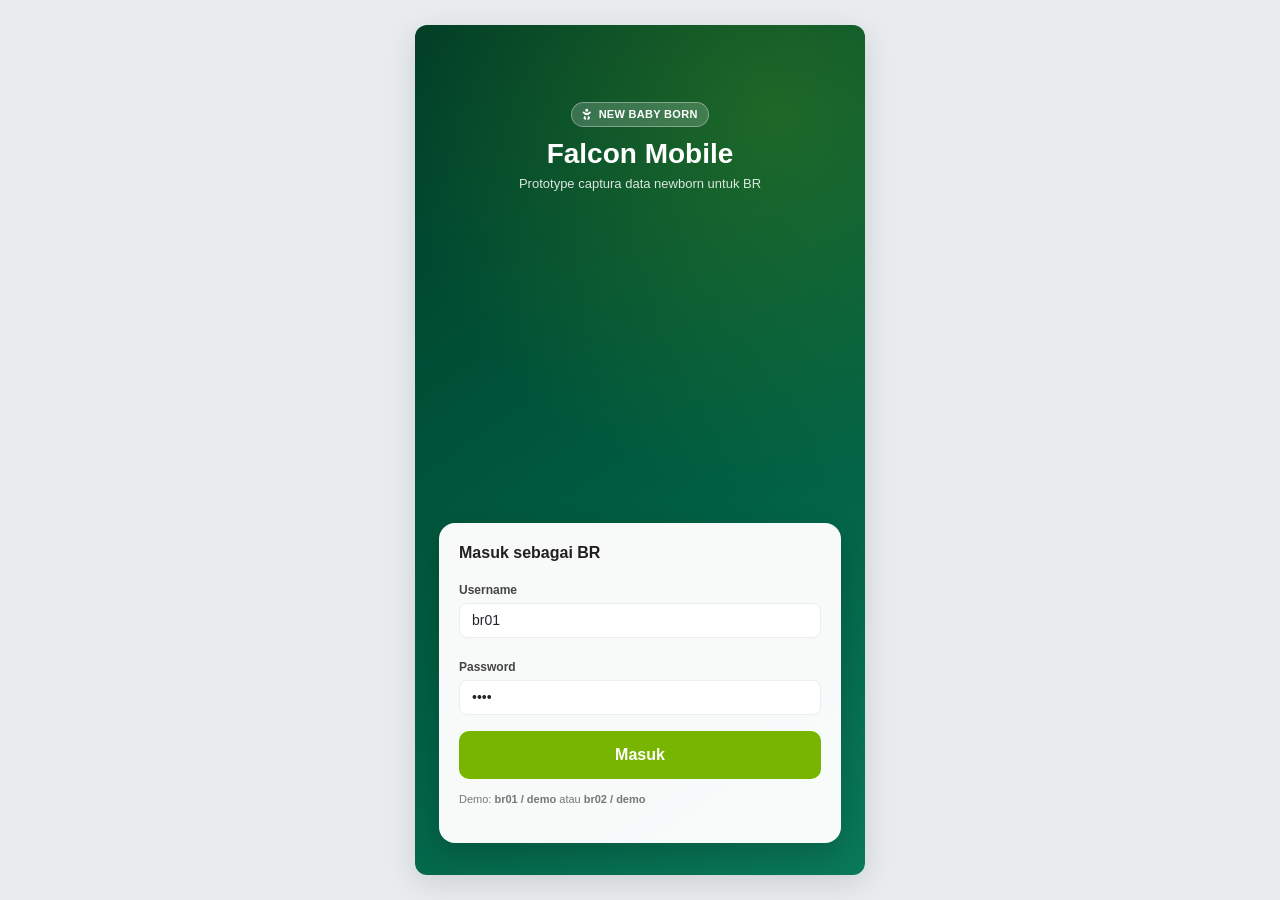
<file: index.html>
<!DOCTYPE html>
<html lang="id">
<head>
  <meta charset="utf-8"/>
  <meta http-equiv="refresh" content="0;url=/Views/Mobile/login.html"/>
  <title>New Baby Born</title>
  <script>location.replace("/Views/Mobile/login.html");</script>
</head>
<body>
  <p><a href="/Views/Mobile/login.html">Buka New Baby Born</a></p>
</body>
</html>
</file>
<file: wwwroot/css/mobile.css>
/* ======================================================
   NBB Mobile Prototype — Falcon shell + NBB accent
   Primary: #005D41 | Accent: #78B500 | NBB chip: #0B6E4F
   ====================================================== */

:root {
    --color-primary: #005D41;
    --color-primary-dark: #004d35;
    --color-accent: #78B500;
    --color-accent-hover: #659800;
    --color-bg-light: #F1F7E5;
    --color-black: #231F20;
    --color-gray: #ADA4A5;
    --color-gray-light: #F6F6F6;
    --color-border: #E9EFEF;
    --color-nbb: #128C7E;
    --color-danger: #C62828;
    --color-warn: #E65100;
    --font-primary: 'Segoe UI', -apple-system, BlinkMacSystemFont, Roboto, sans-serif;
}

* { box-sizing: border-box; margin: 0; padding: 0; }

body {
    font-family: var(--font-primary);
    background-color: #e8ecef;
    color: var(--color-black);
    display: flex;
    justify-content: center;
    align-items: center;
    min-height: 100vh;
}

.mobile-wrapper {
    width: 100%;
    max-width: 450px;
    height: 100vh;
    max-height: 850px;
    background: #fff;
    box-shadow: 0 8px 30px rgba(0, 0, 0, 0.12);
    border-radius: 12px;
    overflow: hidden;
    position: relative;
    display: flex;
    flex-direction: column;
}

@media (max-width: 480px) {
    .mobile-wrapper {
        max-width: 100%;
        max-height: 100vh;
        border-radius: 0;
        box-shadow: none;
    }
}

.mobile-content {
    flex: 1;
    overflow-y: auto;
    background: #fcfdfc;
    position: relative;
    padding-bottom: 72px;
}
.mobile-content.no-nav { padding-bottom: 16px; }
.mobile-content::-webkit-scrollbar { width: 0; }

.mobile-header {
    background: var(--color-primary);
    color: #fff;
    min-height: 56px;
    display: flex;
    align-items: center;
    justify-content: space-between;
    padding: 8px 16px;
    position: sticky;
    top: 0;
    z-index: 100;
    box-shadow: 0 2px 4px rgba(0, 0, 0, 0.08);
}
.mobile-header .title { font-size: 16px; font-weight: 600; }
.mobile-header a, .mobile-header button.linkish {
    color: #fff;
    text-decoration: none;
    background: none;
    border: none;
    font-size: 18px;
    cursor: pointer;
}

.nbb-chip {
    display: inline-flex;
    align-items: center;
    gap: 6px;
    background: rgba(255, 255, 255, 0.18);
    border: 1px solid rgba(255, 255, 255, 0.35);
    color: #fff;
    font-size: 11px;
    font-weight: 600;
    letter-spacing: 0.3px;
    padding: 3px 10px;
    border-radius: 999px;
}
.nbb-chip-dark {
    background: var(--color-bg-light);
    border: 1px solid #d5e5c8;
    color: var(--color-primary);
}

.bottom-nav {
    position: absolute;
    bottom: 0; left: 0; right: 0;
    height: 64px;
    background: #fff;
    border-top: 1px solid var(--color-border);
    display: flex;
    z-index: 200;
}
.bottom-nav a {
    flex: 1;
    display: flex;
    flex-direction: column;
    align-items: center;
    justify-content: center;
    text-decoration: none;
    color: var(--color-gray);
    font-size: 11px;
    gap: 2px;
}
.bottom-nav a i { font-size: 18px; }
.bottom-nav a.active { color: var(--color-primary); font-weight: 600; }

.btn-primary-nbb {
    background: var(--color-accent);
    border: none;
    color: #fff;
    font-weight: 600;
    border-radius: 10px;
    padding: 12px 16px;
    width: 100%;
}
.btn-primary-nbb:hover, .btn-primary-nbb:focus {
    background: var(--color-accent-hover);
    color: #fff;
}
.btn-outline-nbb {
    background: #fff;
    border: 1.5px solid var(--color-primary);
    color: var(--color-primary);
    font-weight: 600;
    border-radius: 10px;
    padding: 12px 16px;
    width: 100%;
}
.btn-ghost {
    background: transparent;
    border: none;
    color: var(--color-primary);
    font-weight: 600;
}

.card-soft {
    background: #fff;
    border: 1px solid var(--color-border);
    border-radius: 12px;
    padding: 14px 16px;
    margin-bottom: 12px;
}
.stat-row {
    display: grid;
    grid-template-columns: 1fr 1fr;
    gap: 10px;
}
.stat-box {
    background: var(--color-bg-light);
    border-radius: 12px;
    padding: 14px;
    text-align: center;
}
.stat-box .num { font-size: 22px; font-weight: 700; color: var(--color-primary); }
.stat-box .lbl { font-size: 12px; color: #666; }

.form-label { font-size: 12px; font-weight: 600; color: #444; margin-bottom: 4px; }
.form-label .req { color: var(--color-danger); }
.form-control, .form-select {
    border-radius: 8px;
    border-color: var(--color-border);
    font-size: 14px;
}
.ocr-badge {
    display: inline-block;
    font-size: 10px;
    font-weight: 700;
    background: #E3F2FD;
    color: #1565C0;
    padding: 2px 6px;
    border-radius: 4px;
    margin-left: 6px;
    vertical-align: middle;
}

.wizard-steps {
    display: flex;
    gap: 4px;
    padding: 10px 12px;
    background: #fff;
    border-bottom: 1px solid var(--color-border);
    overflow-x: auto;
}
.wizard-steps .step {
    flex: 0 0 auto;
    font-size: 11px;
    padding: 6px 10px;
    border-radius: 999px;
    background: var(--color-gray-light);
    color: #777;
    white-space: nowrap;
}
.wizard-steps .step.active {
    background: var(--color-primary);
    color: #fff;
    font-weight: 600;
}
.wizard-steps .step.done {
    background: var(--color-bg-light);
    color: var(--color-primary);
}

.photo-strip {
    display: flex;
    align-items: center;
    gap: 10px;
    padding: 8px 12px;
    background: #fff;
    border-bottom: 1px solid var(--color-border);
}
.photo-strip img {
    width: 48px;
    height: 48px;
    object-fit: cover;
    border-radius: 8px;
    border: 1px solid var(--color-border);
}

.capture-preview {
    width: 100%;
    aspect-ratio: 3/4;
    max-height: 360px;
    object-fit: cover;
    border-radius: 12px;
    background: #111;
    border: 1px dashed #ccc;
}
.capture-placeholder {
    display: flex;
    flex-direction: column;
    align-items: center;
    justify-content: center;
    gap: 8px;
    color: #888;
    background: var(--color-gray-light);
}

.status-pill {
    display: inline-block;
    font-size: 11px;
    font-weight: 700;
    padding: 3px 8px;
    border-radius: 999px;
}
.status-pill.draft { background: #FFF3E0; color: var(--color-warn); }
.status-pill.submitted { background: #E8F5E9; color: #2E7D32; }
.status-pill.failed { background: #FFEBEE; color: var(--color-danger); }

.history-item {
    display: flex;
    gap: 12px;
    align-items: flex-start;
    padding: 12px 0;
    border-bottom: 1px solid var(--color-border);
}
.history-item img {
    width: 56px;
    height: 56px;
    border-radius: 8px;
    object-fit: cover;
    background: #eee;
}
.history-thumb-empty {
    width: 56px;
    height: 56px;
    border-radius: 8px;
    background: var(--color-bg-light);
    color: var(--color-primary);
    display: flex;
    align-items: center;
    justify-content: center;
    font-size: 18px;
    flex-shrink: 0;
}
.history-item .meta { flex: 1; min-width: 0; }
.history-item .meta h6 {
    font-size: 14px;
    margin: 0 0 2px;
    white-space: nowrap;
    overflow: hidden;
    text-overflow: ellipsis;
}
.history-item .meta p { font-size: 12px; color: #777; margin: 0; }

.toast-nbb {
    position: absolute;
    bottom: 80px;
    left: 16px;
    right: 16px;
    background: #333;
    color: #fff;
    padding: 12px 14px;
    border-radius: 10px;
    font-size: 13px;
    z-index: 300;
    display: none;
}
.toast-nbb.show { display: block; }

.loading-overlay {
    position: absolute;
    inset: 0;
    background: rgba(255,255,255,0.85);
    display: none;
    align-items: center;
    justify-content: center;
    flex-direction: column;
    gap: 12px;
    z-index: 400;
}
.loading-overlay.show { display: flex; }

.filter-chips { display: flex; gap: 8px; flex-wrap: wrap; margin-bottom: 12px; }
.filter-chips button {
    border: 1px solid var(--color-border);
    background: #fff;
    border-radius: 999px;
    padding: 6px 12px;
    font-size: 12px;
    font-weight: 600;
    color: #555;
}
.filter-chips button.active {
    background: var(--color-primary);
    border-color: var(--color-primary);
    color: #fff;
}

/* OCR list rows */
.ocr-row {
    display: flex;
    align-items: center;
    gap: 10px;
    padding: 12px 10px;
    border: 1px solid var(--color-border);
    border-radius: 10px;
    margin-bottom: 8px;
    text-decoration: none;
    color: inherit;
    background: #fff;
}
.ocr-row:active { background: var(--color-bg-light); }
.ocr-row .idx {
    width: 28px; height: 28px;
    border-radius: 50%;
    background: var(--color-bg-light);
    color: var(--color-primary);
    font-size: 12px; font-weight: 700;
    display: flex; align-items: center; justify-content: center;
    flex-shrink: 0;
}
.ocr-row .body { flex: 1; min-width: 0; }
.ocr-row .name {
    font-size: 14px; font-weight: 600;
    white-space: nowrap; overflow: hidden; text-overflow: ellipsis;
}
.ocr-row .sub { font-size: 12px; color: #777; }
.ocr-row .chev { color: #bbb; font-size: 12px; }

.verify-badge {
    font-size: 10px; font-weight: 700;
    padding: 3px 8px; border-radius: 999px;
    white-space: nowrap; flex-shrink: 0;
}
.verify-badge.verified { background: #E8F5E9; color: #2E7D32; }
.verify-badge.pending { background: #FFF3E0; color: var(--color-warn); }

.btn-primary-nbb:disabled {
    background: #c5d4a8;
    cursor: not-allowed;
    opacity: 0.85;
}

.history-batch { cursor: pointer; }
.history-batch:active { background: #fafafa; }
</file>
